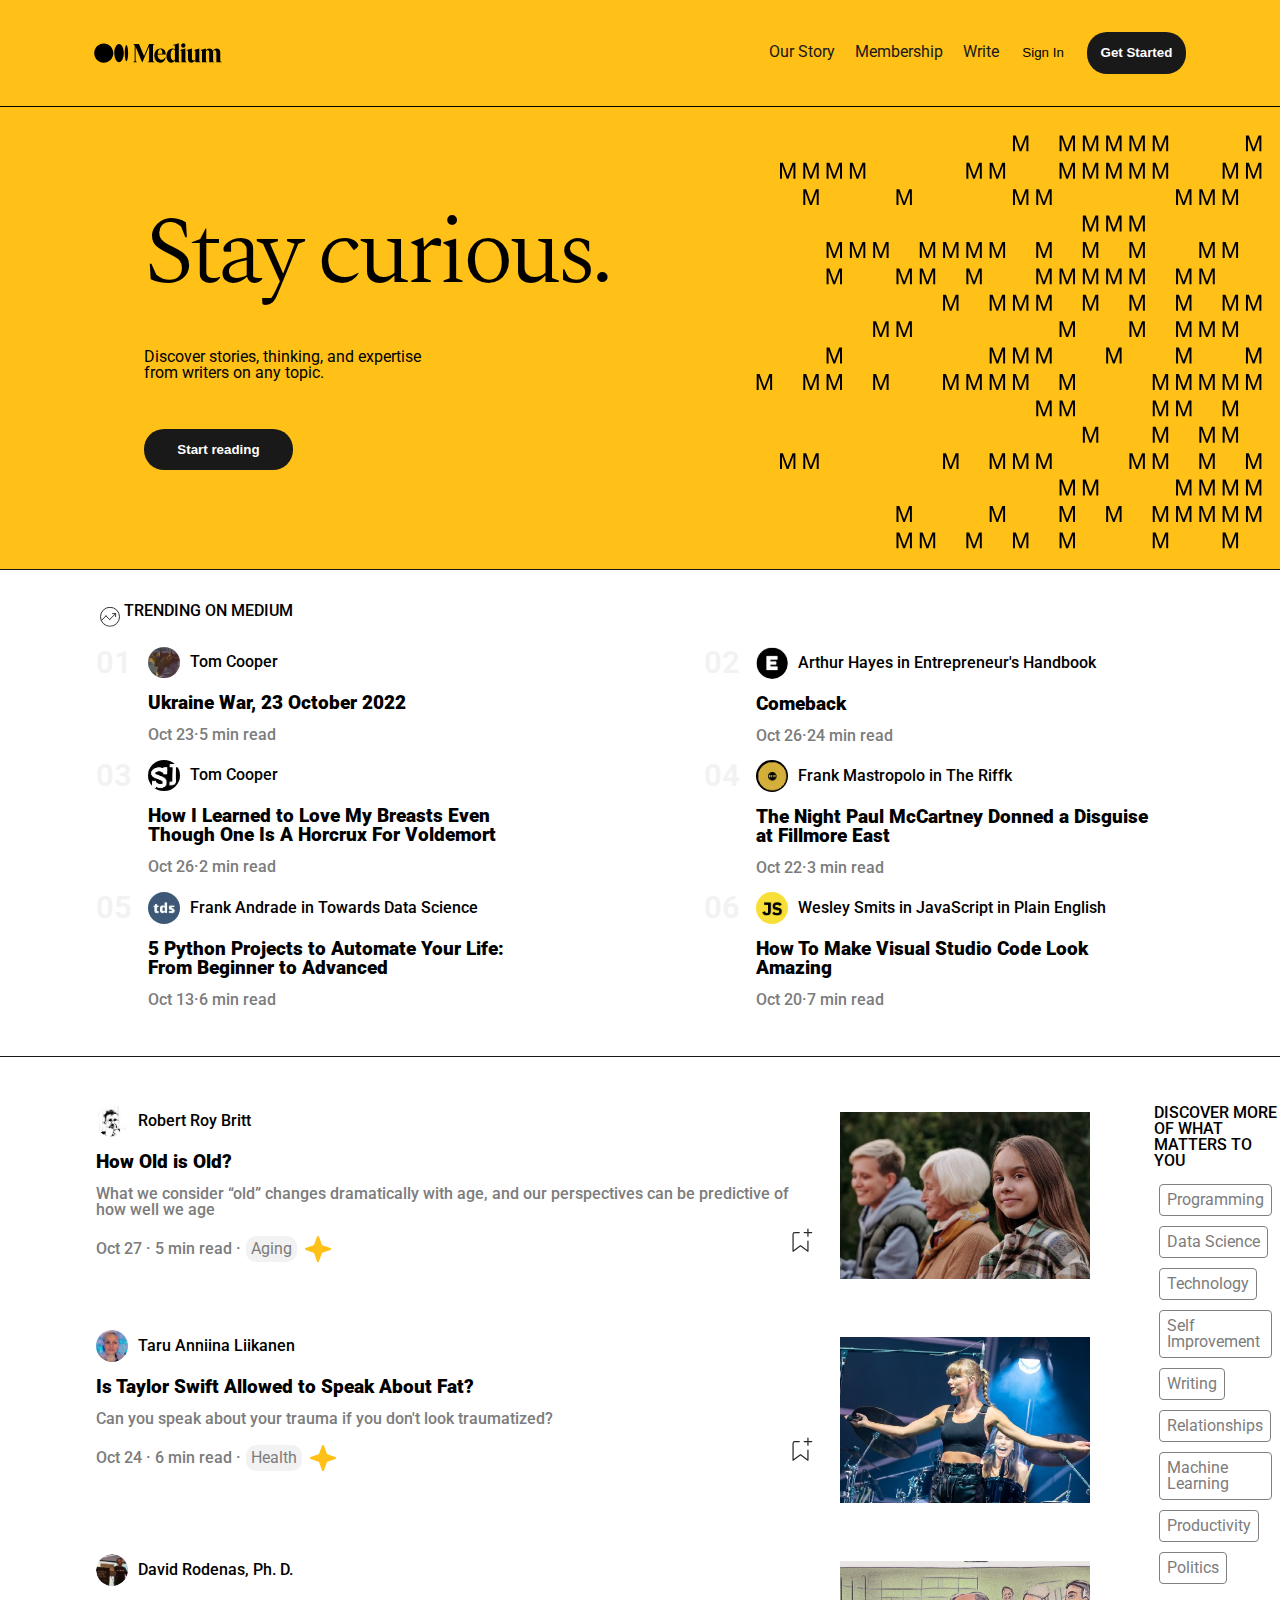
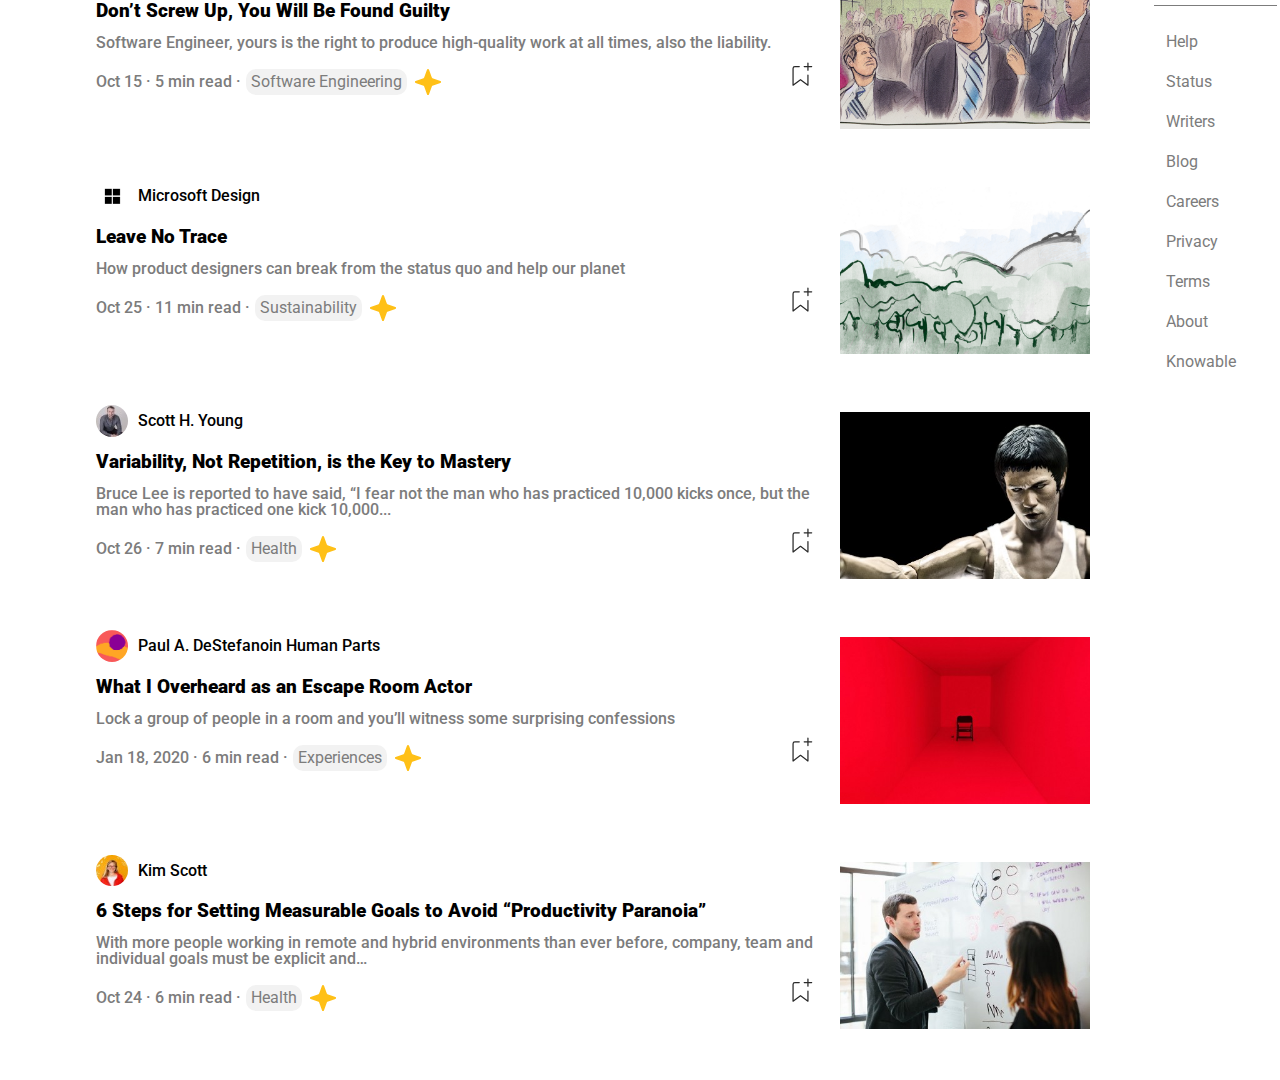
<file: index.html>
<!DOCTYPE html>
<html lang="en">
  <head>
    <meta charset="UTF-8" />
    <meta http-equiv="X-UA-Compatible" content="IE=edge" />
    <meta name="viewport" content="width=device-width, initial-scale=1.0" />
    <link rel="stylesheet" href="./assets/css/reset.css" />
    <link rel="stylesheet" href="./assets/css/style.css" />
    <title>Document</title>
  </head>
  <!--------------------------------------header------------------------------------------------->
  <body>
    <header id="navbar" class="navc">
      <img src="./assets/imgs/svg/logo.svg" alt="logo" />
      <div id="spazio"></div>

      <nav>
        <a href="#" class="nav-link">Our Story</a>
        <a href="#" class="nav-link">Membership</a>
        <a href="#" class="nav-link">Write</a>
        <button id="no">Sign In</button>
        <button id="button-via" class="sfondo">Get Started</button>
      </nav>
    </header>
    <!-------------------------------------hero-------------------------------------------------->

    <section id="hero">
      <div id="int">
        <h1>Stay curious.</h1>
        <p>
          Discover stories, thinking, and expertise <br />
          from writers on any topic.
        </p>
        <button>Start reading</button>
      </div>
      <img src="./assets/imgs/svg/lettere.svg" alt="casino" />
    </section>

    <!-------------------------------------carte1-------------------------------------------------->
    <main>
      <div class="t-img">
        <img src="./assets/imgs/svg/trending.svg" alt="trending" />
        <h2>TRENDING ON MEDIUM</h2>
      </div>
      <section id="carte-cont">
        <article class="card">
          <div class="n"><p>01</p></div>
          <div class="txt">
            <div class="Dist">
              <img src="./assets/imgs/image01.jpeg" alt="jet" />
              <h4>Tom Cooper</h4>
            </div>
            <span>Ukraine War, 23 October 2022</span>
            <p class="data">Oct 23·5 min read</p>
          </div>
        </article>

        <article class="card">
          <div class="n"><p>02</p></div>
          <div class="txt">
            <div class="Dist">
              <img src="./assets/imgs/image02.png" alt="jet" />
              <h4>Arthur Hayes in Entrepreneur's Handbook</h4>
            </div>
            <span>Comeback</span>
            <p class="data">Oct 26·24 min read</p>
          </div>
        </article>

        <article class="card">
          <div class="n"><p>03</p></div>
          <div class="txt">
            <div class="Dist">
              <img src="./assets/imgs/image03.jpeg" alt="jet" />
              <h4>Tom Cooper</h4>
            </div>
            <span
              >How I Learned to Love My Breasts Even Though One Is A Horcrux For
              Voldemort</span
            >
            <p class="data">Oct 26·2 min read</p>
          </div>
        </article>

        <article class="card">
          <div class="n"><p>04</p></div>
          <div class="txt">
            <div class="Dist">
              <img src="./assets/imgs/image04.png" alt="jet" />
              <h4>Frank Mastropolo in The Riffk</h4>
            </div>
            <span
              >The Night Paul McCartney Donned a Disguise at Fillmore East</span
            >
            <p class="data">Oct 22·3 min read</p>
          </div>
        </article>

        <article class="card">
          <div class="n"><p>05</p></div>
          <div class="txt">
            <div class="Dist">
              <img src="./assets/imgs/image05.jpeg" alt="jet" />
              <h4>Frank Andrade in Towards Data Science</h4>
            </div>
            <span
              >5 Python Projects to Automate Your Life: From Beginner to
              Advanced</span
            >
            <p class="data">Oct 13·6 min read</p>
          </div>
        </article>

        <article class="card">
          <div class="n"><p>06</p></div>
          <div class="txt">
            <div class="Dist">
              <img src="./assets/imgs/image06.png" alt="jet" />
              <h4>Wesley Smits in JavaScript in Plain English</h4>
            </div>
            <span>How To Make Visual Studio Code Look Amazing</span>
            <p class="data">Oct 20·7 min read</p>
          </div>
        </article>
      </section>
      <div id="line"></div>
      <!-------------------------------------carte sezione 2-------------------------------------------------->

      <div id="ctn2">
        <section id="carte-cont2">
          <!--carta 1-->
          <article class="card2">
            <div class="txt">
              <div class="Dist">
                <img src="./assets/imgs/image07.jpeg" alt="profilo" />
                <h4>Robert Roy Britt</h4>
              </div>
              <span>How Old is Old?</span>
              <p>
                What we consider “old” changes dramatically with age, and our
                perspectives can be predictive of how well we age
              </p>
              <div class="spaziatore">
                <p class="bottom1">
                  Oct 27 · 5 min read · <span class="spn"> Aging </span>
                  <img
                    src="./assets/imgs/svg/star.svg"
                    width="24px "
                    alt="stella"
                  />
                </p>

                <img src="./assets/imgs/svg/bookmark.svg" alt="bookmark" />
              </div>
            </div>
            <div class="profile">
              <img src="./assets/imgs/image08.jpeg" alt="ragazza" />
            </div>
          </article>

          <!--carta 2-->
          <article class="card2">
            <div class="txt">
              <div class="Dist">
                <img src="./assets/imgs/image09.jpeg" alt="profilo" />
                <h4>Taru Anniina Liikanen</h4>
              </div>
              <span>Is Taylor Swift Allowed to Speak About Fat?</span>
              <p>
                Can you speak about your trauma if you don't look traumatized?
              </p>
              <div class="spaziatore">
                <p class="bottom1">
                  Oct 24 · 6 min read · <span class="spn"> Health </span>
                  <img
                    src="./assets/imgs/svg/star.svg"
                    width="24px "
                    alt="stella"
                  />
                </p>

                <img src="./assets/imgs/svg/bookmark.svg" alt="bookmark" />
              </div>
            </div>
            <div class="profile">
              <img src="./assets/imgs/image10.jpeg" alt="ragazza" />
            </div>
          </article>

          <!--carta 3-->

          <article class="card2">
            <div class="txt">
              <div class="Dist">
                <img src="./assets/imgs/image11.jpeg" alt="profilo" />
                <h4>David Rodenas, Ph. D.</h4>
              </div>
              <span>Don’t Screw Up, You Will Be Found Guilty</span>
              <p>
                Software Engineer, yours is the right to produce high-quality
                work at all times, also the liability.
              </p>
              <div class="spaziatore">
                <p class="bottom1">
                  Oct 15 · 5 min read ·
                  <span class="spn">Software Engineering </span>
                  <img
                    src="./assets/imgs/svg/star.svg"
                    width="24px "
                    alt="stella"
                  />
                </p>

                <img src="./assets/imgs/svg/bookmark.svg" alt="bookmark" />
              </div>
            </div>
            <div class="profile">
              <img src="./assets/imgs/image12.png" alt="ragazza" />
            </div>
          </article>

          <!--carta 4-->
          <article class="card2">
            <div class="txt">
              <div class="Dist">
                <img src="./assets/imgs/image13.png" alt="profilo" />
                <h4>Microsoft Design</h4>
              </div>
              <span>Leave No Trace</span>
              <p>
                How product designers can break from the status quo and help our
                planet
              </p>
              <div class="spaziatore">
                <p class="bottom1">
                  Oct 25 · 11 min read ·
                  <span class="spn">Sustainability</span>
                  <img
                    src="./assets/imgs/svg/star.svg"
                    width="24px "
                    alt="stella"
                  />
                </p>

                <img src="./assets/imgs/svg/bookmark.svg" alt="bookmark" />
              </div>
            </div>
            <div class="profile">
              <img src="./assets/imgs/image14.png" alt="ragazza" />
            </div>
          </article>

          <!--carta 5-->

          <article class="card2">
            <div class="txt">
              <div class="Dist">
                <img src="./assets/imgs/image15.jpeg" alt="profilo" />
                <h4>Scott H. Young</h4>
              </div>
              <span>Variability, Not Repetition, is the Key to Mastery</span>
              <p>
                Bruce Lee is reported to have said, “I fear not the man who has
                practiced 10,000 kicks once, but the man who has practiced one
                kick 10,000...
              </p>
              <div class="spaziatore">
                <p class="bottom1">
                  Oct 26 · 7 min read ·
                  <span class="spn">Health </span>
                  <img
                    src="./assets/imgs/svg/star.svg"
                    width="24px "
                    alt="stella"
                  />
                </p>

                <img src="./assets/imgs/svg/bookmark.svg" alt="bookmark" />
              </div>
            </div>
            <div class="profile">
              <img src="./assets/imgs/image16.jpg" alt="ragazza" />
            </div>
          </article>

          <!--carta 6-->
          <article class="card2">
            <div class="txt">
              <div class="Dist">
                <img src="./assets/imgs/image17.png" alt="profilo" />
                <h4>Paul A. DeStefanoin Human Parts</h4>
              </div>
              <span>What I Overheard as an Escape Room Actor</span>
              <p>
                Lock a group of people in a room and you’ll witness some
                surprising confessions
              </p>
              <div class="spaziatore">
                <p class="bottom1">
                  Jan 18, 2020 · 6 min read ·
                  <span class="spn">Experiences </span>
                  <img
                    src="./assets/imgs/svg/star.svg"
                    width="24px "
                    alt="stella"
                  />
                </p>

                <img src="./assets/imgs/svg/bookmark.svg" alt="bookmark" />
              </div>
            </div>
            <div class="profile">
              <img src="./assets/imgs/image18.jpeg" alt="ragazza" />
            </div>
          </article>

          <!--carta 7-->
          <article class="card2">
            <div class="txt">
              <div class="Dist">
                <img src="./assets/imgs/image19.jpeg" alt="profilo" />
                <h4>Kim Scott</h4>
              </div>
              <span
                >6 Steps for Setting Measurable Goals to Avoid “Productivity
                Paranoia”</span
              >
              <p>
                With more people working in remote and hybrid environments than
                ever before, company, team and individual goals must be explicit
                and…
              </p>
              <div class="spaziatore">
                <p class="bottom1">
                  Oct 24 · 6 min read ·
                  <span class="spn">Health </span>
                  <img
                    src="./assets/imgs/svg/star.svg"
                    width="24px "
                    alt="stella"
                  />
                </p>

                <img src="./assets/imgs/svg/bookmark.svg" alt="bookmark" />
              </div>
            </div>
            <div class="profile">
              <img src="./assets/imgs/image20.jpg" alt="ragazza" />
            </div>
          </article>
        </section>
        <!--fine carte-->

        <section id="link-cont">
          <h2>DISCOVER MORE OF WHAT MATTERS TO YOU</h2>
          <div id="links">
            <a href="#">Programming</a>
            <a href="#">Data Science</a>
            <a href="#">Technology</a>
            <a href="#">Self Improvement</a>
            <a href="#">Writing</a>
            <a href="#">Relationships</a>
            <a href="#">Machine Learning</a>
            <a href="#">Productivity</a>
            <a href="#">Politics</a>
          </div>
          <div id="links2">
            <a href="#">Help</a>
            <a href="#">Status</a>
            <a href="#">Writers </a>
            <a href="#">Blog</a>
            <a href="#">Careers</a>
            <a href="#">Privacy</a>
            <a href="#">Terms</a>
            <a href="#">About</a>
            <a href="#">Knowable</a>
          </div>
        </section>
      </div>
    </main>
    <!--------------------------------------------------------------------------------------->
    <script src="./assets/script/script.js"></script>
  </body>
</html>
</file>
<file: assets/css/style.css>
@import url('https://fonts.googleapis.com/css2?family=Inter:wght@100..900&family=Montserrat:ital,wght@0,100..900;1,100..900&family=Open+Sans:ital,wght@0,300..800;1,300..800&family=Outfit:wght@100..900&family=Poppins:ital,wght@0,100;0,200;0,300;0,400;0,500;0,600;0,700;0,800;0,900;1,100;1,200;1,300;1,400;1,500;1,600;1,700;1,800;1,900&family=Roboto:ital,wght@0,300;0,400;0,700;1,300&family=Spectral:ital,wght@0,200;0,300;0,400;0,500;0,600;0,700;0,800;1,200;1,300;1,400;1,500;1,600;1,700;1,800&display=swap');

@import url('https://fonts.googleapis.com/css2?family=Inter:wght@100..900&family=Montserrat:ital,wght@0,100..900;1,100..900&family=Open+Sans:ital,wght@0,300..800;1,300..800&family=Outfit:wght@100..900&family=Poppins:ital,wght@0,100;0,200;0,300;0,400;0,500;0,600;0,700;0,800;0,900;1,100;1,200;1,300;1,400;1,500;1,600;1,700;1,800;1,900&family=Roboto:ital,wght@0,100;0,300;0,400;0,500;0,700;0,900;1,100;1,300;1,400;1,500;1,700;1,900&family=Spectral:ital,wght@0,200;0,300;0,400;0,500;0,600;0,700;0,800;1,200;1,300;1,400;1,500;1,600;1,700;1,800&display=swap');


/* font-family: "Spectral", serif; */
/* font-family: "Roboto", sans-serif;                 prendi font da qui quando servono*/


body {
    display: flex;
    flex-direction: column;
    font-family: "Roboto", sans-serif;

}

h2 {
    font-weight: 500;
    margin-bottom: 10px;
}

h1 {
    font-family: "Spectral", serif;
    font-size: 6em;
    font-weight: 300;
    letter-spacing: -5px;
}


/************************header**********************************************************/
#navbar {
    display: flex;
    justify-content: space-around;
    align-items: center;
    padding: 2em;
    border-bottom: solid 1px black;
    position: sticky;
    top: 0;
    z-index: 100;
    transition: 0.5s;
}

.navc {

    background-color: #FFC017;


}


.bg-color {
    background-color: white;
}





#spazio {
    width: 10%;
}

header nav {
    margin-left: 10em;
}

nav a {
    text-decoration: none;
    margin-left: 1em;
    color: #191919;
}

header img {
    width: 8em;

}

#no {
    background-color: transparent;
    border: none;
    margin-left: 1em;

}


#button-via {

    border-radius: 20px;
    padding: 1em;
    border: none;
    margin-left: 1em;
    font-weight: bold;
}

.sfondo {
    background-color: #191919;
    color: white;
}

.classe-btn {
    background-color: #1A8917;
    color: white;
}

/************************hero**********************************************************/
#hero {
    display: flex;
    justify-content: space-between;
    align-items: center;
    background-color: #FFC017;
    width: 100%;
    flex-wrap: nowrap;
    border-bottom: solid #191919 1px;

}




#hero img {
    max-width: 100%;
    margin-right: 1em;
    transform: translate3d(0px, 0px, 0px);
}

#hero p {
    padding-top: 3em;
    padding-bottom: 3em;

}

#int {
    margin-left: 9em;
}

#int button {
    background-color: #191919;
    color: white;
    border-radius: 20px;
    padding: 1em 2.5em;
    border: none;

    font-weight: bold;
}

/************************carte**********************************************************/



#carte-cont {
    display: flex;
    flex-wrap: wrap;
    justify-content: space-between;
    padding-bottom: 3em;
    width: 85%;
    margin-left: auto;
    margin-right: auto;

}

.t-img {
    display: flex;
    align-items: center;
    margin-top: 2em;

    width: 85%;
    margin-left: auto;
    margin-right: auto;
}

.card {
    display: flex;
    margin-top: 1em;
    width: 30em;
    ;
}

.txt div {
    display: flex;
    align-items: center;
}

.txt img {
    border-radius: 50%;
    width: 2em;
}

.n p {
    margin-right: 0.5em;
    font-size: 31px;
    font-weight: 600;
    color: #F2F2F2;
}

/*+++++++++++ larghezza carta  ++++++++++++++*/
.txt {
    margin-right: 1.5em;
    width: 45em;
}


.txt h4 {
    margin-left: 10px;
    font-weight: 500;

}

.Dist {
    margin-bottom: 15px;
}

.txt span {
    font-size: 19px;
    font-weight: 900;
}

.txt p {
    margin-top: 15px;
    font-weight: 500;
    color: #7c7c7c;
    width: 100%;
}

/************************carte sezione 2**********************************************************/
#line {

    border-bottom: solid 1px #191919;
}


.card2 {
    display: flex;


    margin-bottom: 3em;

}


#ctn2 {
    display: flex;
    justify-content: space-between;
    width: 85%;
    margin-left: auto;
    margin-right: auto;
    margin-top: 3em;
}

.grid {
    display: flex;
}


.spaziatore {
    display: flex;
    align-items: center;
    justify-content: space-between;
    width: 100%;
}

.bottom1 {
    display: flex;
    align-items: center;

}

.spn {
    background-color: #7c7c7c;
    border-radius: 10px;
    padding: 5px;

    font-weight: 400;
    font-size: medium;
}

.bottom1 span {
    background-color: #F2F2F2;
    border-radius: 10px;
    padding: 5px;

    font-weight: 400;
    font-size: medium;
    margin-left: 5px;
    margin-right: 5px;
}

.profile img {
    max-width: 250px;
    margin-top: 7px;
}

/************************carte sezione 2**********************************************************/
#link-cont {
    display: flex;
    flex-direction: column;
    margin-left: 4em;
    width: 55%;



}



#links {
    border-bottom: solid 1px #7c7c7c;
    display: flex;

    flex-wrap: wrap;
    padding-bottom: 1em;


}

#links a {
    display: flex;
    margin: 5px;
    border: solid 1px gray;
    text-decoration: none;
    border-radius: 4px;
    padding: 7px;
    color: #7c7c7c;
}

#links2 {
    margin-top: 1em;
    display: flex;
    flex-wrap: wrap;
}


#links2 a {
    display: flex;
    margin: 5px;

    text-decoration: none;

    padding: 7px;
    color: #7c7c7c;
}


/*++++++++++++++++++++++++++++++++MEDIA QUEERY+++++++++++++++++++++++++++++++++++++++++++++++*/


/**********************************NON COMPLETATE **********************************************/



@media screen and (max-width: 1277px) {
    #ctn2 {
        flex-direction: column-reverse;
    }
}




/***************************************************************************************************** tablet*/

@media screen and (max-width: 768px) {

    /*header*/

    header nav {
        margin-left: auto;
    }

    #int {
        margin-left: 2em;
        margin-top: 5em;


    }


    /*hero*/
    #hero {
        flex-wrap: nowrap;
    }

    /*carte1*/
    #carte-cont {
        width: 90%;
    }

    /*link*/

    #link-cont {
        margin-left: 1em;
        width: 82%;
    }


    #ctn2 {
        flex-direction: column-reverse;
    }
}

/*mobile++++++++++++++++++++++++++++++++++++++++++++++++++++++++++++++++++++++++++++++++*/

@media screen and (max-width: 690px) {

    /*header*/
    #navbar {
        display: flex;
        justify-content: space-around;
        align-items: center;
        padding: 1em;
    }

    h1 {
        font-size: 5em;
    }


    #int {
        margin-left: 2em;
        margin-top: 5em;


    }

    nav a {
        display: none;

    }

    nav {
        display: flex;

    }



    header nav {
        margin-left: 0;

    }

    /*hero*/

    #hero img {
        max-width: 100%;
        margin-right: 1em;

        display: none;
    }



    #int {
        margin-left: 2em;
        margin-top: 5em;
        margin-bottom: 4em;
    }

    /* carte1*/

    #carte-cont {
        display: flex;
        flex-wrap: wrap;
        justify-content: space-between;
        padding-bottom: 3em;
        margin: 1em;
    }

    .txt {
        margin-right: 1.5em;
        width: auto;
    }

    /*link*++++++++++++++++++++++++++++++++++++++++++++++++++++++++++++++*/
    #link-cont {
        display: flex;
        flex-direction: column;
        margin-left: 0;
        width: auto;
    }

    /* carte2*/

    .profile img {
        FONT-WEIGHT: 500;

        margin-top: 7px;
        width: 150px;
    }

    #ctn2 {
        display: flex;
        justify-content: space-between;
        width: 91%;
        margin-left: auto;
        margin-right: auto;
        margin-top: 3em;
        flex-direction: column-reverse;
    }

}
</file>
